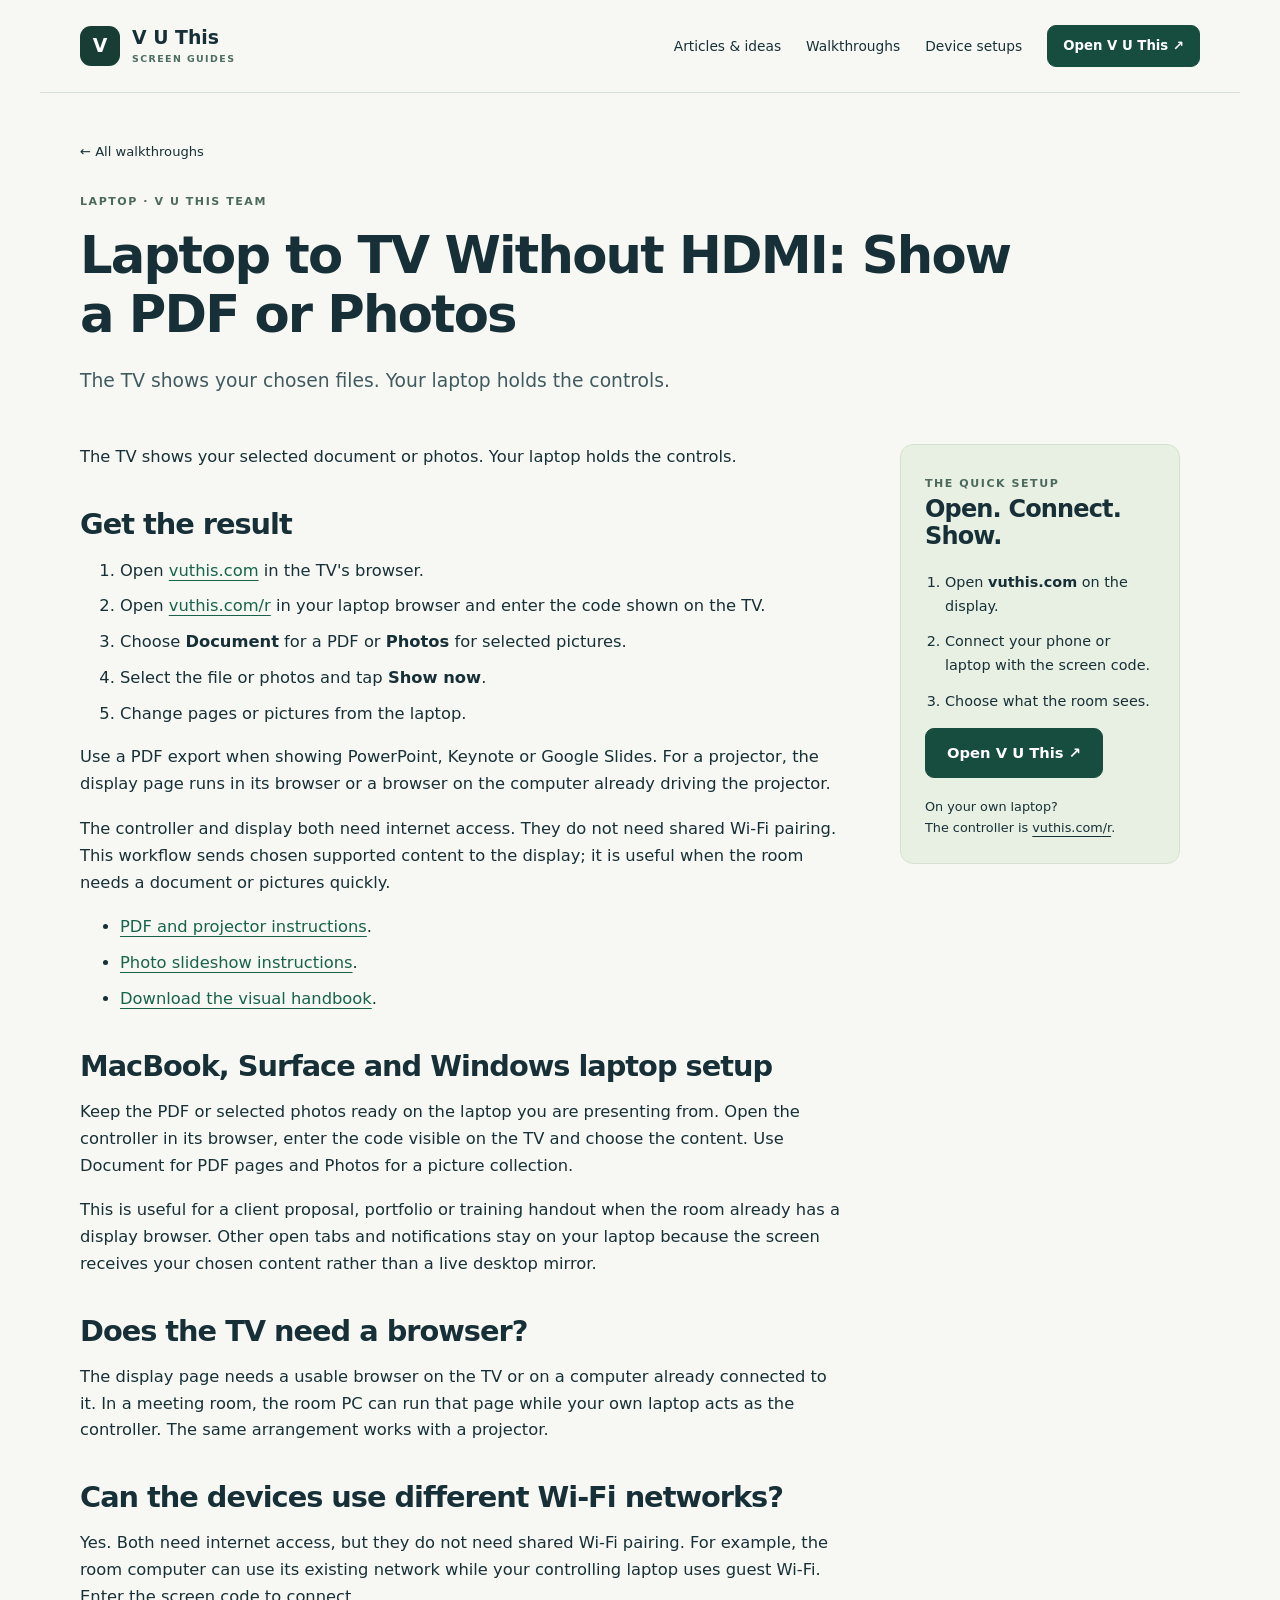
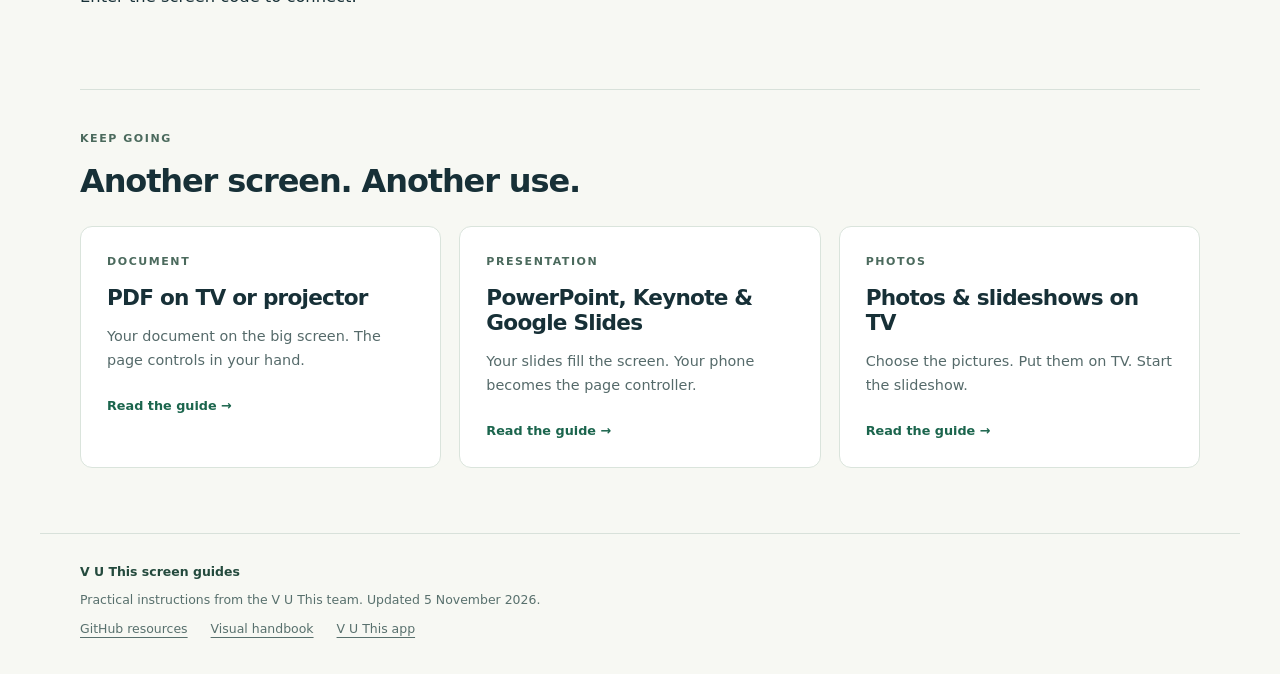
<file: docs/laptop-to-tv-without-hdmi.html>
<!doctype html>
<html lang="en"><head><meta charset="utf-8"><meta name="viewport" content="width=device-width, initial-scale=1">
<title>Laptop to TV Without HDMI: Show a PDF or Photos | V U This</title><meta name="description" content="Show PDFs or photos on TV from your MacBook, Surface or Windows laptop. Connect through the browser and keep the controls on your own device.">
<meta name="robots" content="index,follow"><meta name="theme-color" content="#112d32"><link rel="canonical" href="https://vuthis.github.io/vuthis-screen-guides/laptop-to-tv-without-hdmi.html">
<meta property="og:type" content="article"><meta property="og:title" content="Laptop to TV Without HDMI: Show a PDF or Photos"><meta property="og:description" content="Show PDFs or photos on TV from your MacBook, Surface or Windows laptop. Connect through the browser and keep the controls on your own device."><meta property="og:url" content="https://vuthis.github.io/vuthis-screen-guides/laptop-to-tv-without-hdmi.html"><meta property="og:site_name" content="V U This screen guides"><meta property="og:image" content="https://vuthis.com/assets/pages/display-pdf-on-tv-from-phone.jpg"><meta property="og:image:alt" content="A PDF displayed on a TV with page controls on a separate device">
<meta name="twitter:card" content="summary_large_image"><meta name="twitter:title" content="Laptop to TV Without HDMI: Show a PDF or Photos"><meta name="twitter:description" content="Show PDFs or photos on TV from your MacBook, Surface or Windows laptop. Connect through the browser and keep the controls on your own device."><meta name="twitter:image" content="https://vuthis.com/assets/pages/display-pdf-on-tv-from-phone.jpg"><meta name="twitter:image:alt" content="PDF on TV with controls on a separate device">
<link rel="stylesheet" href="style.css"><link rel="sitemap" type="application/xml" href="sitemap.xml"><script type="application/ld+json">{"@context": "https://schema.org", "@graph": [{"@type": "WebSite", "@id": "https://vuthis.github.io/vuthis-screen-guides/#website", "url": "https://vuthis.github.io/vuthis-screen-guides/", "name": "V U This screen guides", "inLanguage": "en"}, {"@type": "Article", "@id": "https://vuthis.github.io/vuthis-screen-guides/laptop-to-tv-without-hdmi.html#page", "url": "https://vuthis.github.io/vuthis-screen-guides/laptop-to-tv-without-hdmi.html", "headline": "Laptop to TV Without HDMI: Show a PDF or Photos", "name": "Laptop to TV Without HDMI: Show a PDF or Photos", "description": "Show PDFs or photos on TV from your MacBook, Surface or Windows laptop. Connect through the browser and keep the controls on your own device.", "inLanguage": "en", "isPartOf": {"@id": "https://vuthis.github.io/vuthis-screen-guides/#website"}, "publisher": {"@type": "Organization", "name": "V U This", "url": "https://vuthis.com"}, "author": {"@type": "Organization", "name": "V U This team"}, "dateModified": "2026-11-05", "image": "https://vuthis.com/assets/pages/display-pdf-on-tv-from-phone.jpg"}, {"@type": "BreadcrumbList", "itemListElement": [{"@type": "ListItem", "position": 1, "name": "Screen guides", "item": "https://vuthis.github.io/vuthis-screen-guides/"}, {"@type": "ListItem", "position": 2, "name": "Laptop to TV Without HDMI: Show a PDF or Photos", "item": "https://vuthis.github.io/vuthis-screen-guides/laptop-to-tv-without-hdmi.html"}]}]}</script></head>
<body><a class="skip" href="#main">Skip to content</a><header class="top"><a class="brand" href="index.html"><span class="brand-icon" aria-hidden="true">V</span><span>V U This<span class="brand-sub">SCREEN GUIDES</span></span></a><nav aria-label="Main navigation"><a href="https://vuthis.github.io/">Articles &amp; ideas</a><a href="index.html#guides">Walkthroughs</a><a href="tv-projector-device-guide.html">Device setups</a><a class="button small" href="https://vuthis.com/?utm_source=github&amp;utm_medium=guides&amp;utm_campaign=screen_walkthroughs">Open V U This ↗</a></nav></header>
<main id="main"><div class="article-head"><a class="back" href="index.html#guides">← All walkthroughs</a><p class="eyebrow">Laptop · V U This team</p><h1>Laptop to TV Without HDMI: Show a PDF or Photos</h1><p class="lead">The TV shows your chosen files. Your laptop holds the controls.</p></div><div class="article-layout"><article class="prose"><p>The TV shows your selected document or photos. Your laptop holds the controls.</p>
<h2 id="get-the-result">Get the result</h2>
<ol><li>Open <a href="https://vuthis.com">vuthis.com</a> in the TV&#x27;s browser.</li><li>Open <a href="https://vuthis.com/r">vuthis.com/r</a> in your laptop browser and enter the code shown on the TV.</li><li>Choose <strong>Document</strong> for a PDF or <strong>Photos</strong> for selected pictures.</li><li>Select the file or photos and tap <strong>Show now</strong>.</li><li>Change pages or pictures from the laptop.</li></ol>
<p>Use a PDF export when showing PowerPoint, Keynote or Google Slides. For a projector, the display page runs in its browser or a browser on the computer already driving the projector.</p>
<p>The controller and display both need internet access. They do not need shared Wi-Fi pairing. This workflow sends chosen supported content to the display; it is useful when the room needs a document or pictures quickly.</p>
<ul><li><a href="https://vuthis.com/display-pdf-on-tv">PDF and projector instructions</a>.</li><li><a href="https://vuthis.com/show-photos-on-tv">Photo slideshow instructions</a>.</li><li><a href="https://archive.org/details/pdfs-slides-photos-on-tv-without-hdmi-handbook">Download the visual handbook</a>.</li></ul>
<h2 id="macbook-surface-and-windows-laptop-setup">MacBook, Surface and Windows laptop setup</h2>
<p>Keep the PDF or selected photos ready on the laptop you are presenting from. Open the controller in its browser, enter the code visible on the TV and choose the content. Use Document for PDF pages and Photos for a picture collection.</p>
<p>This is useful for a client proposal, portfolio or training handout when the room already has a display browser. Other open tabs and notifications stay on your laptop because the screen receives your chosen content rather than a live desktop mirror.</p>
<h2 id="does-the-tv-need-a-browser">Does the TV need a browser?</h2>
<p>The display page needs a usable browser on the TV or on a computer already connected to it. In a meeting room, the room PC can run that page while your own laptop acts as the controller. The same arrangement works with a projector.</p>
<h2 id="can-the-devices-use-different-wi-fi-networks">Can the devices use different Wi-Fi networks?</h2>
<p>Yes. Both need internet access, but they do not need shared Wi-Fi pairing. For example, the room computer can use its existing network while your controlling laptop uses guest Wi-Fi. Enter the screen code to connect.</p></article><aside class="aside"><span class="eyebrow">The quick setup</span><h2>Open. Connect. Show.</h2><ol><li>Open <strong>vuthis.com</strong> on the display.</li><li>Connect your phone or laptop with the screen code.</li><li>Choose what the room sees.</li></ol><a class="button" href="https://vuthis.com/?utm_source=github&amp;utm_medium=guides&amp;utm_campaign=laptop-to-tv-without-hdmi">Open V U This ↗</a><p>On your own laptop?<br>The controller is <a href="https://vuthis.com/r">vuthis.com/r</a>.</p></aside></div><section class="related"><p class="eyebrow">Keep going</p><h2>Another screen. Another use.</h2><div class="cards"><a class="card" href="pdf-on-tv-or-projector.html"><span class="eyebrow">Document</span><h3>PDF on TV or projector</h3><p>Your document on the big screen. The page controls in your hand.</p><span class="arrow" aria-hidden="true">Read the guide →</span></a><a class="card" href="powerpoint-on-tv.html"><span class="eyebrow">Presentation</span><h3>PowerPoint, Keynote &amp; Google Slides</h3><p>Your slides fill the screen. Your phone becomes the page controller.</p><span class="arrow" aria-hidden="true">Read the guide →</span></a><a class="card" href="photos-on-tv.html"><span class="eyebrow">Photos</span><h3>Photos &amp; slideshows on TV</h3><p>Choose the pictures. Put them on TV. Start the slideshow.</p><span class="arrow" aria-hidden="true">Read the guide →</span></a></div></section></main><footer><a class="brand-text" href="index.html">V U This screen guides</a><p>Practical instructions from the V U This team. Updated 5 November 2026.</p><div><a href="https://github.com/vuthis/vuthis-screen-guides">GitHub resources</a><a href="https://archive.org/details/pdfs-slides-photos-on-tv-without-hdmi-handbook">Visual handbook</a><a href="https://vuthis.com">V U This app</a></div></footer></body></html>
</file>
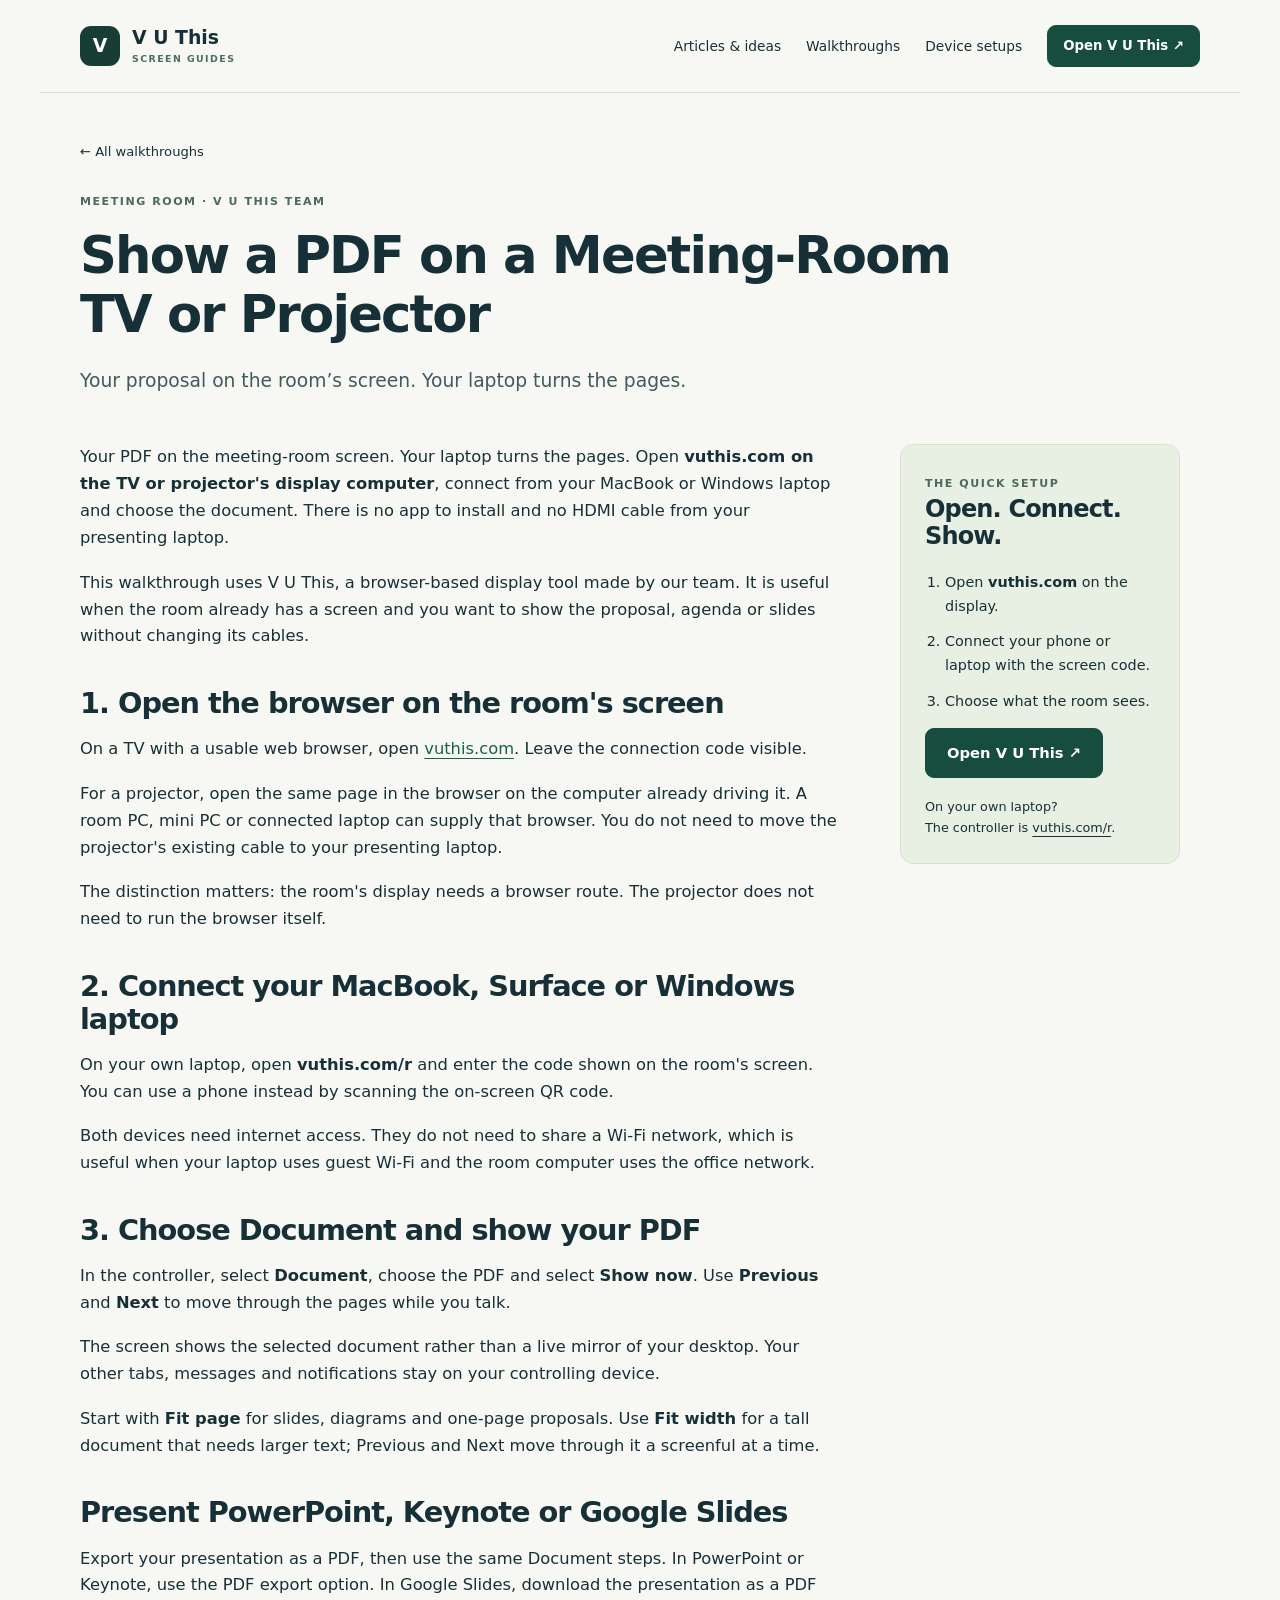
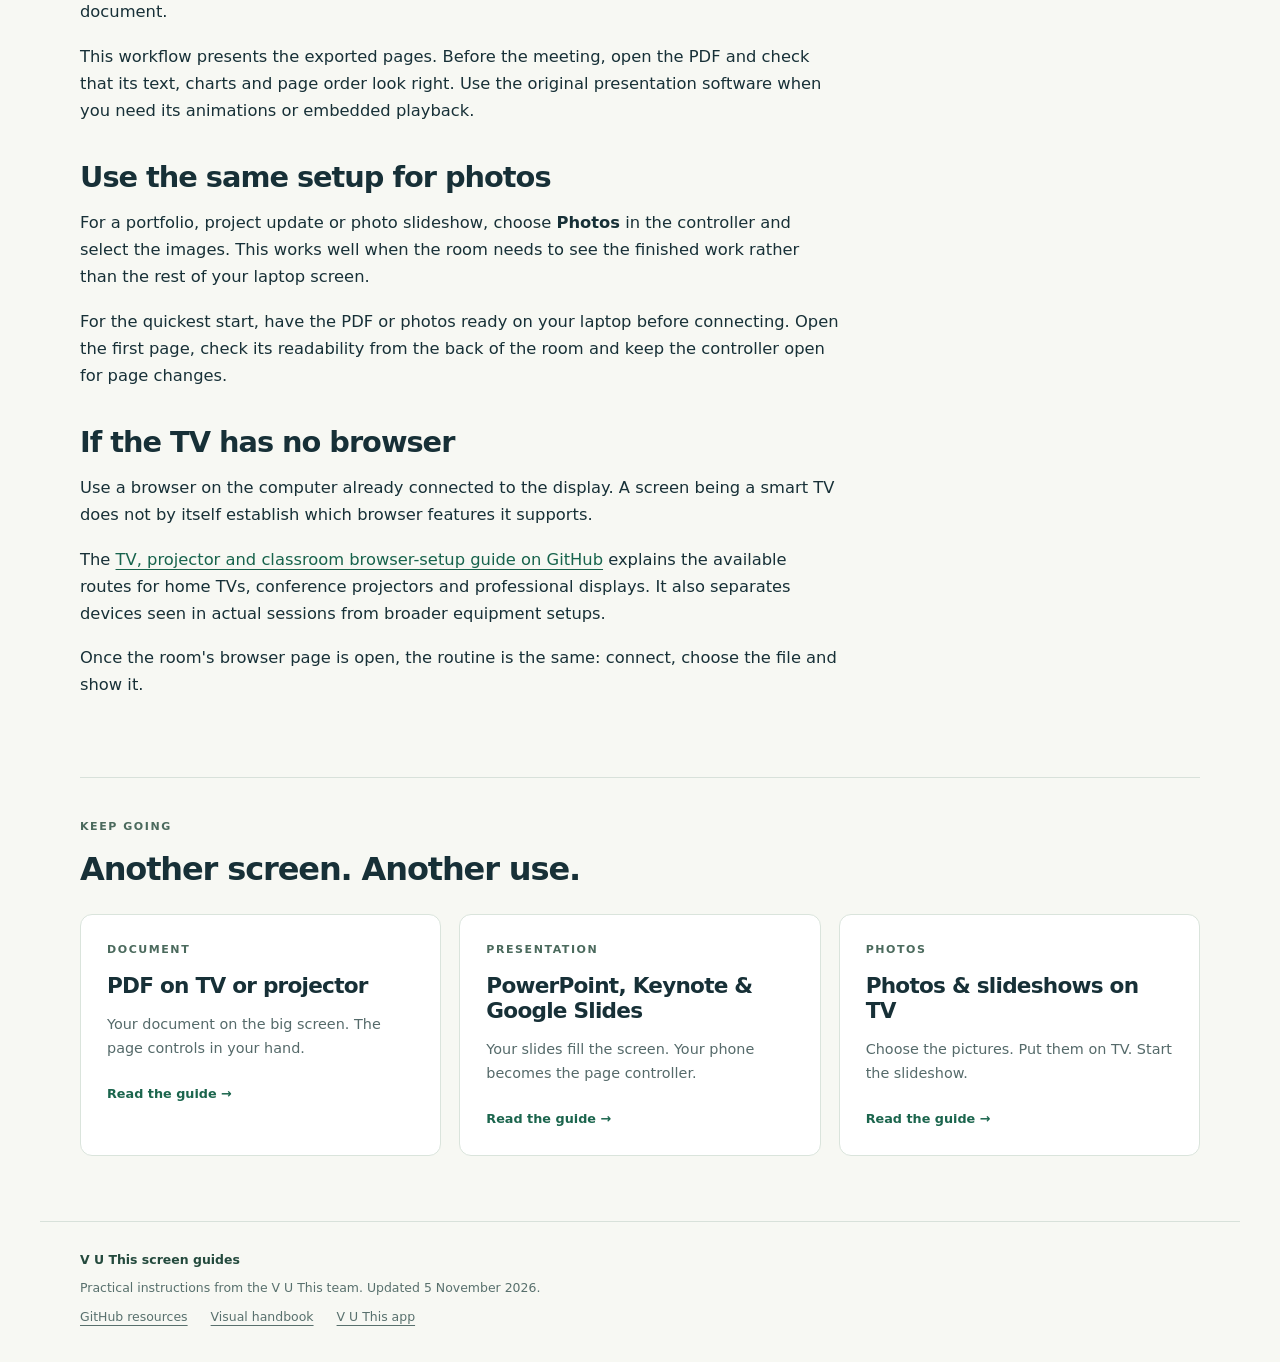
<file: docs/meeting-room-pdf-presentation.html>
<!doctype html>
<html lang="en"><head><meta charset="utf-8"><meta name="viewport" content="width=device-width, initial-scale=1">
<title>Show a PDF on a Meeting-Room TV or Projector | V U This</title><meta name="description" content="Present a PDF from your MacBook or Windows laptop on a meeting-room TV or projector. Connect in a browser without changing the room’s HDMI cables.">
<meta name="robots" content="index,follow"><meta name="theme-color" content="#112d32"><link rel="canonical" href="https://vuthis.github.io/vuthis-screen-guides/meeting-room-pdf-presentation.html">
<meta property="og:type" content="article"><meta property="og:title" content="Show a PDF on a Meeting-Room TV or Projector"><meta property="og:description" content="Present a PDF from your MacBook or Windows laptop on a meeting-room TV or projector. Connect in a browser without changing the room’s HDMI cables."><meta property="og:url" content="https://vuthis.github.io/vuthis-screen-guides/meeting-room-pdf-presentation.html"><meta property="og:site_name" content="V U This screen guides"><meta property="og:image" content="https://vuthis.com/assets/pages/display-pdf-on-tv-from-phone.jpg"><meta property="og:image:alt" content="A PDF displayed on a TV with page controls on a separate device">
<meta name="twitter:card" content="summary_large_image"><meta name="twitter:title" content="Show a PDF on a Meeting-Room TV or Projector"><meta name="twitter:description" content="Present a PDF from your MacBook or Windows laptop on a meeting-room TV or projector. Connect in a browser without changing the room’s HDMI cables."><meta name="twitter:image" content="https://vuthis.com/assets/pages/display-pdf-on-tv-from-phone.jpg"><meta name="twitter:image:alt" content="PDF on TV with controls on a separate device">
<link rel="stylesheet" href="style.css"><link rel="sitemap" type="application/xml" href="sitemap.xml"><script type="application/ld+json">{"@context": "https://schema.org", "@graph": [{"@type": "WebSite", "@id": "https://vuthis.github.io/vuthis-screen-guides/#website", "url": "https://vuthis.github.io/vuthis-screen-guides/", "name": "V U This screen guides", "inLanguage": "en"}, {"@type": "Article", "@id": "https://vuthis.github.io/vuthis-screen-guides/meeting-room-pdf-presentation.html#page", "url": "https://vuthis.github.io/vuthis-screen-guides/meeting-room-pdf-presentation.html", "headline": "Show a PDF on a Meeting-Room TV or Projector", "name": "Show a PDF on a Meeting-Room TV or Projector", "description": "Present a PDF from your MacBook or Windows laptop on a meeting-room TV or projector. Connect in a browser without changing the room’s HDMI cables.", "inLanguage": "en", "isPartOf": {"@id": "https://vuthis.github.io/vuthis-screen-guides/#website"}, "publisher": {"@type": "Organization", "name": "V U This", "url": "https://vuthis.com"}, "author": {"@type": "Organization", "name": "V U This team"}, "dateModified": "2026-11-05", "image": "https://vuthis.com/assets/pages/display-pdf-on-tv-from-phone.jpg"}, {"@type": "BreadcrumbList", "itemListElement": [{"@type": "ListItem", "position": 1, "name": "Screen guides", "item": "https://vuthis.github.io/vuthis-screen-guides/"}, {"@type": "ListItem", "position": 2, "name": "Show a PDF on a Meeting-Room TV or Projector", "item": "https://vuthis.github.io/vuthis-screen-guides/meeting-room-pdf-presentation.html"}]}]}</script></head>
<body><a class="skip" href="#main">Skip to content</a><header class="top"><a class="brand" href="index.html"><span class="brand-icon" aria-hidden="true">V</span><span>V U This<span class="brand-sub">SCREEN GUIDES</span></span></a><nav aria-label="Main navigation"><a href="https://vuthis.github.io/">Articles &amp; ideas</a><a href="index.html#guides">Walkthroughs</a><a href="tv-projector-device-guide.html">Device setups</a><a class="button small" href="https://vuthis.com/?utm_source=github&amp;utm_medium=guides&amp;utm_campaign=screen_walkthroughs">Open V U This ↗</a></nav></header>
<main id="main"><div class="article-head"><a class="back" href="index.html#guides">← All walkthroughs</a><p class="eyebrow">Meeting room · V U This team</p><h1>Show a PDF on a Meeting-Room TV or Projector</h1><p class="lead">Your proposal on the room’s screen. Your laptop turns the pages.</p></div><div class="article-layout"><article class="prose"><p>Your PDF on the meeting-room screen. Your laptop turns the pages. Open <strong>vuthis.com on the TV or projector&#x27;s display computer</strong>, connect from your MacBook or Windows laptop and choose the document. There is no app to install and no HDMI cable from your presenting laptop.</p>
<p>This walkthrough uses V U This, a browser-based display tool made by our team. It is useful when the room already has a screen and you want to show the proposal, agenda or slides without changing its cables.</p>
<h2 id="1-open-the-browser-on-the-room-s-screen">1. Open the browser on the room&#x27;s screen</h2>
<p>On a TV with a usable web browser, open <a href="https://vuthis.com">vuthis.com</a>. Leave the connection code visible.</p>
<p>For a projector, open the same page in the browser on the computer already driving it. A room PC, mini PC or connected laptop can supply that browser. You do not need to move the projector&#x27;s existing cable to your presenting laptop.</p>
<p>The distinction matters: the room&#x27;s display needs a browser route. The projector does not need to run the browser itself.</p>
<h2 id="2-connect-your-macbook-surface-or-windows-laptop">2. Connect your MacBook, Surface or Windows laptop</h2>
<p>On your own laptop, open <strong>vuthis.com/r</strong> and enter the code shown on the room&#x27;s screen. You can use a phone instead by scanning the on-screen QR code.</p>
<p>Both devices need internet access. They do not need to share a Wi-Fi network, which is useful when your laptop uses guest Wi-Fi and the room computer uses the office network.</p>
<h2 id="3-choose-document-and-show-your-pdf">3. Choose Document and show your PDF</h2>
<p>In the controller, select <strong>Document</strong>, choose the PDF and select <strong>Show now</strong>. Use <strong>Previous</strong> and <strong>Next</strong> to move through the pages while you talk.</p>
<p>The screen shows the selected document rather than a live mirror of your desktop. Your other tabs, messages and notifications stay on your controlling device.</p>
<p>Start with <strong>Fit page</strong> for slides, diagrams and one-page proposals. Use <strong>Fit width</strong> for a tall document that needs larger text; Previous and Next move through it a screenful at a time.</p>
<h2 id="present-powerpoint-keynote-or-google-slides">Present PowerPoint, Keynote or Google Slides</h2>
<p>Export your presentation as a PDF, then use the same Document steps. In PowerPoint or Keynote, use the PDF export option. In Google Slides, download the presentation as a PDF document.</p>
<p>This workflow presents the exported pages. Before the meeting, open the PDF and check that its text, charts and page order look right. Use the original presentation software when you need its animations or embedded playback.</p>
<h2 id="use-the-same-setup-for-photos">Use the same setup for photos</h2>
<p>For a portfolio, project update or photo slideshow, choose <strong>Photos</strong> in the controller and select the images. This works well when the room needs to see the finished work rather than the rest of your laptop screen.</p>
<p>For the quickest start, have the PDF or photos ready on your laptop before connecting. Open the first page, check its readability from the back of the room and keep the controller open for page changes.</p>
<h2 id="if-the-tv-has-no-browser">If the TV has no browser</h2>
<p>Use a browser on the computer already connected to the display. A screen being a smart TV does not by itself establish which browser features it supports.</p>
<p>The <a href="https://github.com/vuthis/vuthis-screen-guides/blob/main/premium-tv-projector-device-guide.md">TV, projector and classroom browser-setup guide on GitHub</a> explains the available routes for home TVs, conference projectors and professional displays. It also separates devices seen in actual sessions from broader equipment setups.</p>
<p>Once the room&#x27;s browser page is open, the routine is the same: connect, choose the file and show it.</p></article><aside class="aside"><span class="eyebrow">The quick setup</span><h2>Open. Connect. Show.</h2><ol><li>Open <strong>vuthis.com</strong> on the display.</li><li>Connect your phone or laptop with the screen code.</li><li>Choose what the room sees.</li></ol><a class="button" href="https://vuthis.com/?utm_source=github&amp;utm_medium=guides&amp;utm_campaign=meeting-room-pdf-presentation">Open V U This ↗</a><p>On your own laptop?<br>The controller is <a href="https://vuthis.com/r">vuthis.com/r</a>.</p></aside></div><section class="related"><p class="eyebrow">Keep going</p><h2>Another screen. Another use.</h2><div class="cards"><a class="card" href="pdf-on-tv-or-projector.html"><span class="eyebrow">Document</span><h3>PDF on TV or projector</h3><p>Your document on the big screen. The page controls in your hand.</p><span class="arrow" aria-hidden="true">Read the guide →</span></a><a class="card" href="powerpoint-on-tv.html"><span class="eyebrow">Presentation</span><h3>PowerPoint, Keynote &amp; Google Slides</h3><p>Your slides fill the screen. Your phone becomes the page controller.</p><span class="arrow" aria-hidden="true">Read the guide →</span></a><a class="card" href="photos-on-tv.html"><span class="eyebrow">Photos</span><h3>Photos &amp; slideshows on TV</h3><p>Choose the pictures. Put them on TV. Start the slideshow.</p><span class="arrow" aria-hidden="true">Read the guide →</span></a></div></section></main><footer><a class="brand-text" href="index.html">V U This screen guides</a><p>Practical instructions from the V U This team. Updated 5 November 2026.</p><div><a href="https://github.com/vuthis/vuthis-screen-guides">GitHub resources</a><a href="https://archive.org/details/pdfs-slides-photos-on-tv-without-hdmi-handbook">Visual handbook</a><a href="https://vuthis.com">V U This app</a></div></footer></body></html>
</file>
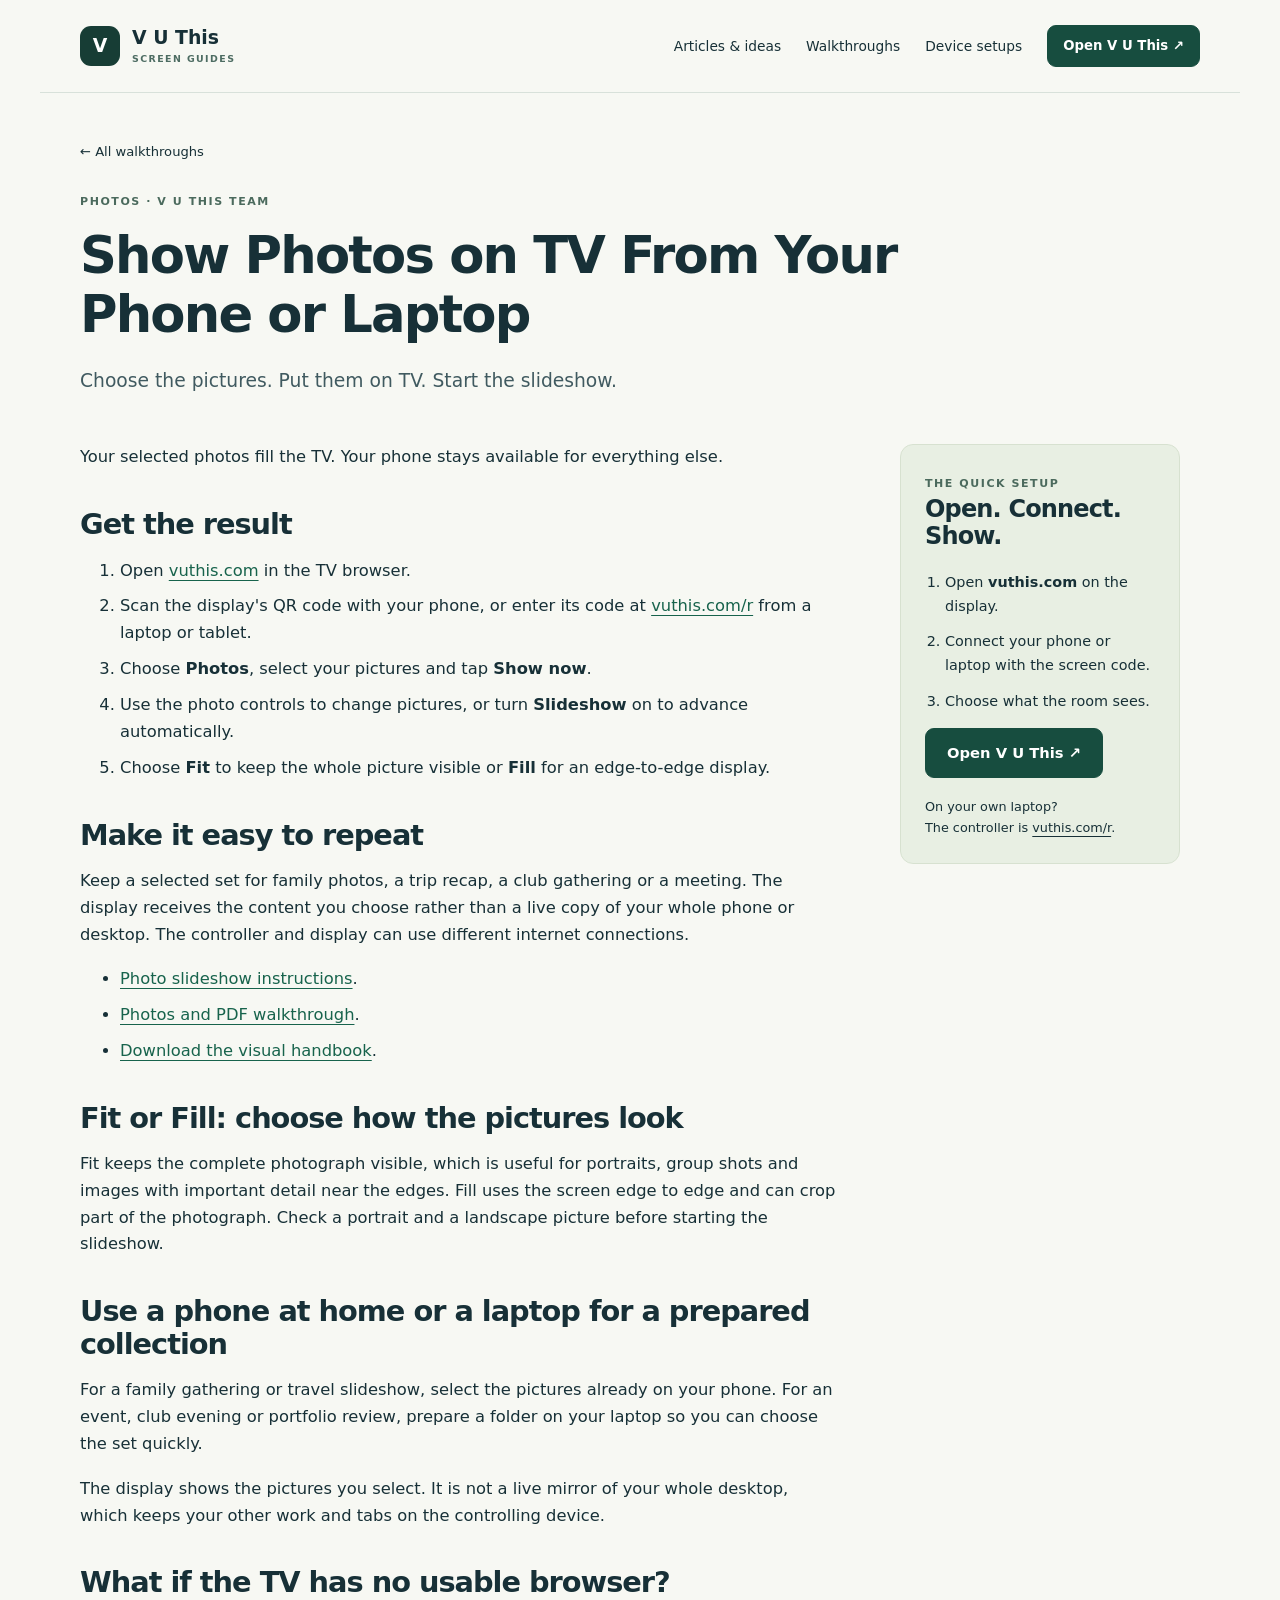
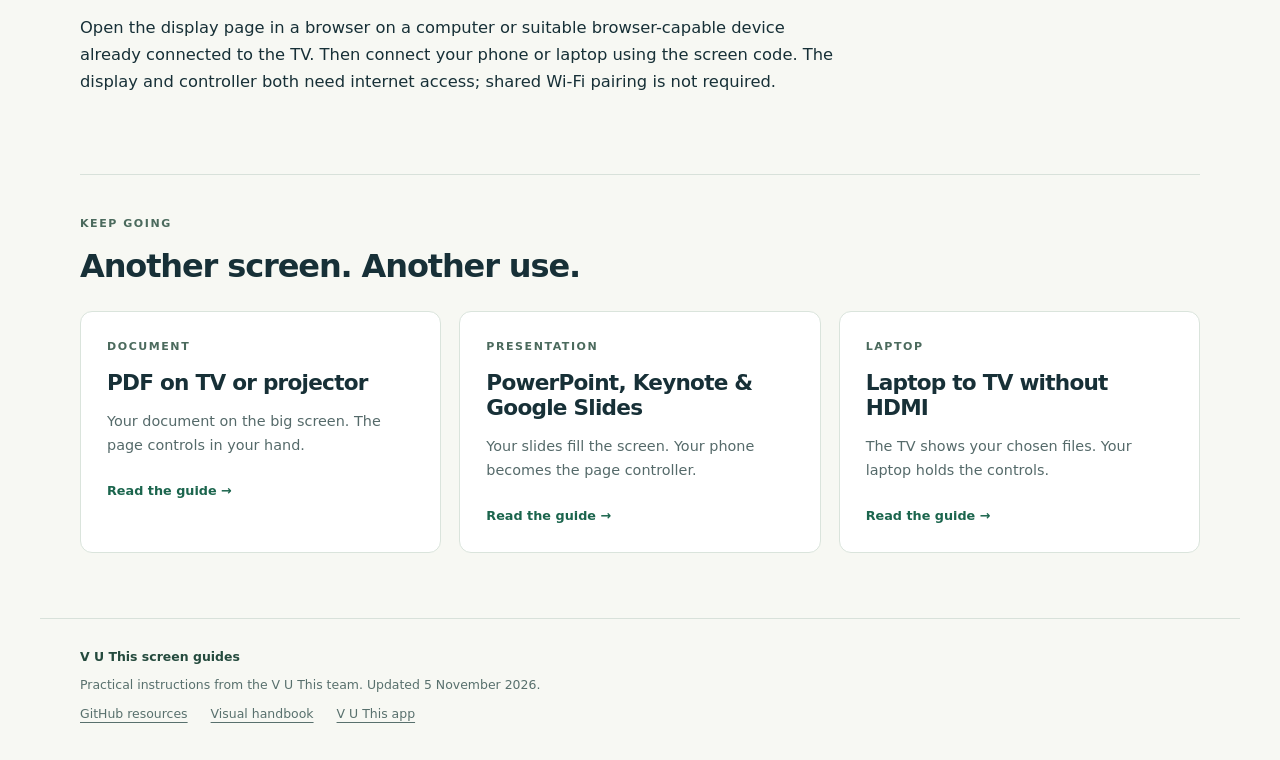
<file: docs/photos-on-tv.html>
<!doctype html>
<html lang="en"><head><meta charset="utf-8"><meta name="viewport" content="width=device-width, initial-scale=1">
<title>Show Photos on TV From Your Phone or Laptop | V U This</title><meta name="description" content="Show selected photos on a TV and start a slideshow from your phone or laptop. Connect in a browser, choose Fit or Fill and keep other tabs on your device.">
<meta name="robots" content="index,follow"><meta name="theme-color" content="#112d32"><link rel="canonical" href="https://vuthis.github.io/vuthis-screen-guides/photos-on-tv.html">
<meta property="og:type" content="article"><meta property="og:title" content="Show Photos on TV From Your Phone or Laptop"><meta property="og:description" content="Show selected photos on a TV and start a slideshow from your phone or laptop. Connect in a browser, choose Fit or Fill and keep other tabs on your device."><meta property="og:url" content="https://vuthis.github.io/vuthis-screen-guides/photos-on-tv.html"><meta property="og:site_name" content="V U This screen guides"><meta property="og:image" content="https://vuthis.com/assets/pages/display-pdf-on-tv-from-phone.jpg"><meta property="og:image:alt" content="A PDF displayed on a TV with page controls on a separate device">
<meta name="twitter:card" content="summary_large_image"><meta name="twitter:title" content="Show Photos on TV From Your Phone or Laptop"><meta name="twitter:description" content="Show selected photos on a TV and start a slideshow from your phone or laptop. Connect in a browser, choose Fit or Fill and keep other tabs on your device."><meta name="twitter:image" content="https://vuthis.com/assets/pages/display-pdf-on-tv-from-phone.jpg"><meta name="twitter:image:alt" content="PDF on TV with controls on a separate device">
<link rel="stylesheet" href="style.css"><link rel="sitemap" type="application/xml" href="sitemap.xml"><script type="application/ld+json">{"@context": "https://schema.org", "@graph": [{"@type": "WebSite", "@id": "https://vuthis.github.io/vuthis-screen-guides/#website", "url": "https://vuthis.github.io/vuthis-screen-guides/", "name": "V U This screen guides", "inLanguage": "en"}, {"@type": "Article", "@id": "https://vuthis.github.io/vuthis-screen-guides/photos-on-tv.html#page", "url": "https://vuthis.github.io/vuthis-screen-guides/photos-on-tv.html", "headline": "Show Photos on TV From Your Phone or Laptop", "name": "Show Photos on TV From Your Phone or Laptop", "description": "Show selected photos on a TV and start a slideshow from your phone or laptop. Connect in a browser, choose Fit or Fill and keep other tabs on your device.", "inLanguage": "en", "isPartOf": {"@id": "https://vuthis.github.io/vuthis-screen-guides/#website"}, "publisher": {"@type": "Organization", "name": "V U This", "url": "https://vuthis.com"}, "author": {"@type": "Organization", "name": "V U This team"}, "dateModified": "2026-11-05", "image": "https://vuthis.com/assets/pages/display-pdf-on-tv-from-phone.jpg"}, {"@type": "BreadcrumbList", "itemListElement": [{"@type": "ListItem", "position": 1, "name": "Screen guides", "item": "https://vuthis.github.io/vuthis-screen-guides/"}, {"@type": "ListItem", "position": 2, "name": "Show Photos on TV From Your Phone or Laptop", "item": "https://vuthis.github.io/vuthis-screen-guides/photos-on-tv.html"}]}]}</script></head>
<body><a class="skip" href="#main">Skip to content</a><header class="top"><a class="brand" href="index.html"><span class="brand-icon" aria-hidden="true">V</span><span>V U This<span class="brand-sub">SCREEN GUIDES</span></span></a><nav aria-label="Main navigation"><a href="https://vuthis.github.io/">Articles &amp; ideas</a><a href="index.html#guides">Walkthroughs</a><a href="tv-projector-device-guide.html">Device setups</a><a class="button small" href="https://vuthis.com/?utm_source=github&amp;utm_medium=guides&amp;utm_campaign=screen_walkthroughs">Open V U This ↗</a></nav></header>
<main id="main"><div class="article-head"><a class="back" href="index.html#guides">← All walkthroughs</a><p class="eyebrow">Photos · V U This team</p><h1>Show Photos on TV From Your Phone or Laptop</h1><p class="lead">Choose the pictures. Put them on TV. Start the slideshow.</p></div><div class="article-layout"><article class="prose"><p>Your selected photos fill the TV. Your phone stays available for everything else.</p>
<h2 id="get-the-result">Get the result</h2>
<ol><li>Open <a href="https://vuthis.com">vuthis.com</a> in the TV browser.</li><li>Scan the display&#x27;s QR code with your phone, or enter its code at <a href="https://vuthis.com/r">vuthis.com/r</a> from a laptop or tablet.</li><li>Choose <strong>Photos</strong>, select your pictures and tap <strong>Show now</strong>.</li><li>Use the photo controls to change pictures, or turn <strong>Slideshow</strong> on to advance automatically.</li><li>Choose <strong>Fit</strong> to keep the whole picture visible or <strong>Fill</strong> for an edge-to-edge display.</li></ol>
<h2 id="make-it-easy-to-repeat">Make it easy to repeat</h2>
<p>Keep a selected set for family photos, a trip recap, a club gathering or a meeting. The display receives the content you choose rather than a live copy of your whole phone or desktop. The controller and display can use different internet connections.</p>
<ul><li><a href="https://vuthis.com/show-photos-on-tv">Photo slideshow instructions</a>.</li><li><a href="https://vuthis.blogspot.com/2026/10/blog-post_142.html">Photos and PDF walkthrough</a>.</li><li><a href="https://archive.org/details/pdfs-slides-photos-on-tv-without-hdmi-handbook">Download the visual handbook</a>.</li></ul>
<h2 id="fit-or-fill-choose-how-the-pictures-look">Fit or Fill: choose how the pictures look</h2>
<p>Fit keeps the complete photograph visible, which is useful for portraits, group shots and images with important detail near the edges. Fill uses the screen edge to edge and can crop part of the photograph. Check a portrait and a landscape picture before starting the slideshow.</p>
<h2 id="use-a-phone-at-home-or-a-laptop-for-a-prepared-collection">Use a phone at home or a laptop for a prepared collection</h2>
<p>For a family gathering or travel slideshow, select the pictures already on your phone. For an event, club evening or portfolio review, prepare a folder on your laptop so you can choose the set quickly.</p>
<p>The display shows the pictures you select. It is not a live mirror of your whole desktop, which keeps your other work and tabs on the controlling device.</p>
<h2 id="what-if-the-tv-has-no-usable-browser">What if the TV has no usable browser?</h2>
<p>Open the display page in a browser on a computer or suitable browser-capable device already connected to the TV. Then connect your phone or laptop using the screen code. The display and controller both need internet access; shared Wi-Fi pairing is not required.</p></article><aside class="aside"><span class="eyebrow">The quick setup</span><h2>Open. Connect. Show.</h2><ol><li>Open <strong>vuthis.com</strong> on the display.</li><li>Connect your phone or laptop with the screen code.</li><li>Choose what the room sees.</li></ol><a class="button" href="https://vuthis.com/?utm_source=github&amp;utm_medium=guides&amp;utm_campaign=photos-on-tv">Open V U This ↗</a><p>On your own laptop?<br>The controller is <a href="https://vuthis.com/r">vuthis.com/r</a>.</p></aside></div><section class="related"><p class="eyebrow">Keep going</p><h2>Another screen. Another use.</h2><div class="cards"><a class="card" href="pdf-on-tv-or-projector.html"><span class="eyebrow">Document</span><h3>PDF on TV or projector</h3><p>Your document on the big screen. The page controls in your hand.</p><span class="arrow" aria-hidden="true">Read the guide →</span></a><a class="card" href="powerpoint-on-tv.html"><span class="eyebrow">Presentation</span><h3>PowerPoint, Keynote &amp; Google Slides</h3><p>Your slides fill the screen. Your phone becomes the page controller.</p><span class="arrow" aria-hidden="true">Read the guide →</span></a><a class="card" href="laptop-to-tv-without-hdmi.html"><span class="eyebrow">Laptop</span><h3>Laptop to TV without HDMI</h3><p>The TV shows your chosen files. Your laptop holds the controls.</p><span class="arrow" aria-hidden="true">Read the guide →</span></a></div></section></main><footer><a class="brand-text" href="index.html">V U This screen guides</a><p>Practical instructions from the V U This team. Updated 5 November 2026.</p><div><a href="https://github.com/vuthis/vuthis-screen-guides">GitHub resources</a><a href="https://archive.org/details/pdfs-slides-photos-on-tv-without-hdmi-handbook">Visual handbook</a><a href="https://vuthis.com">V U This app</a></div></footer></body></html>
</file>
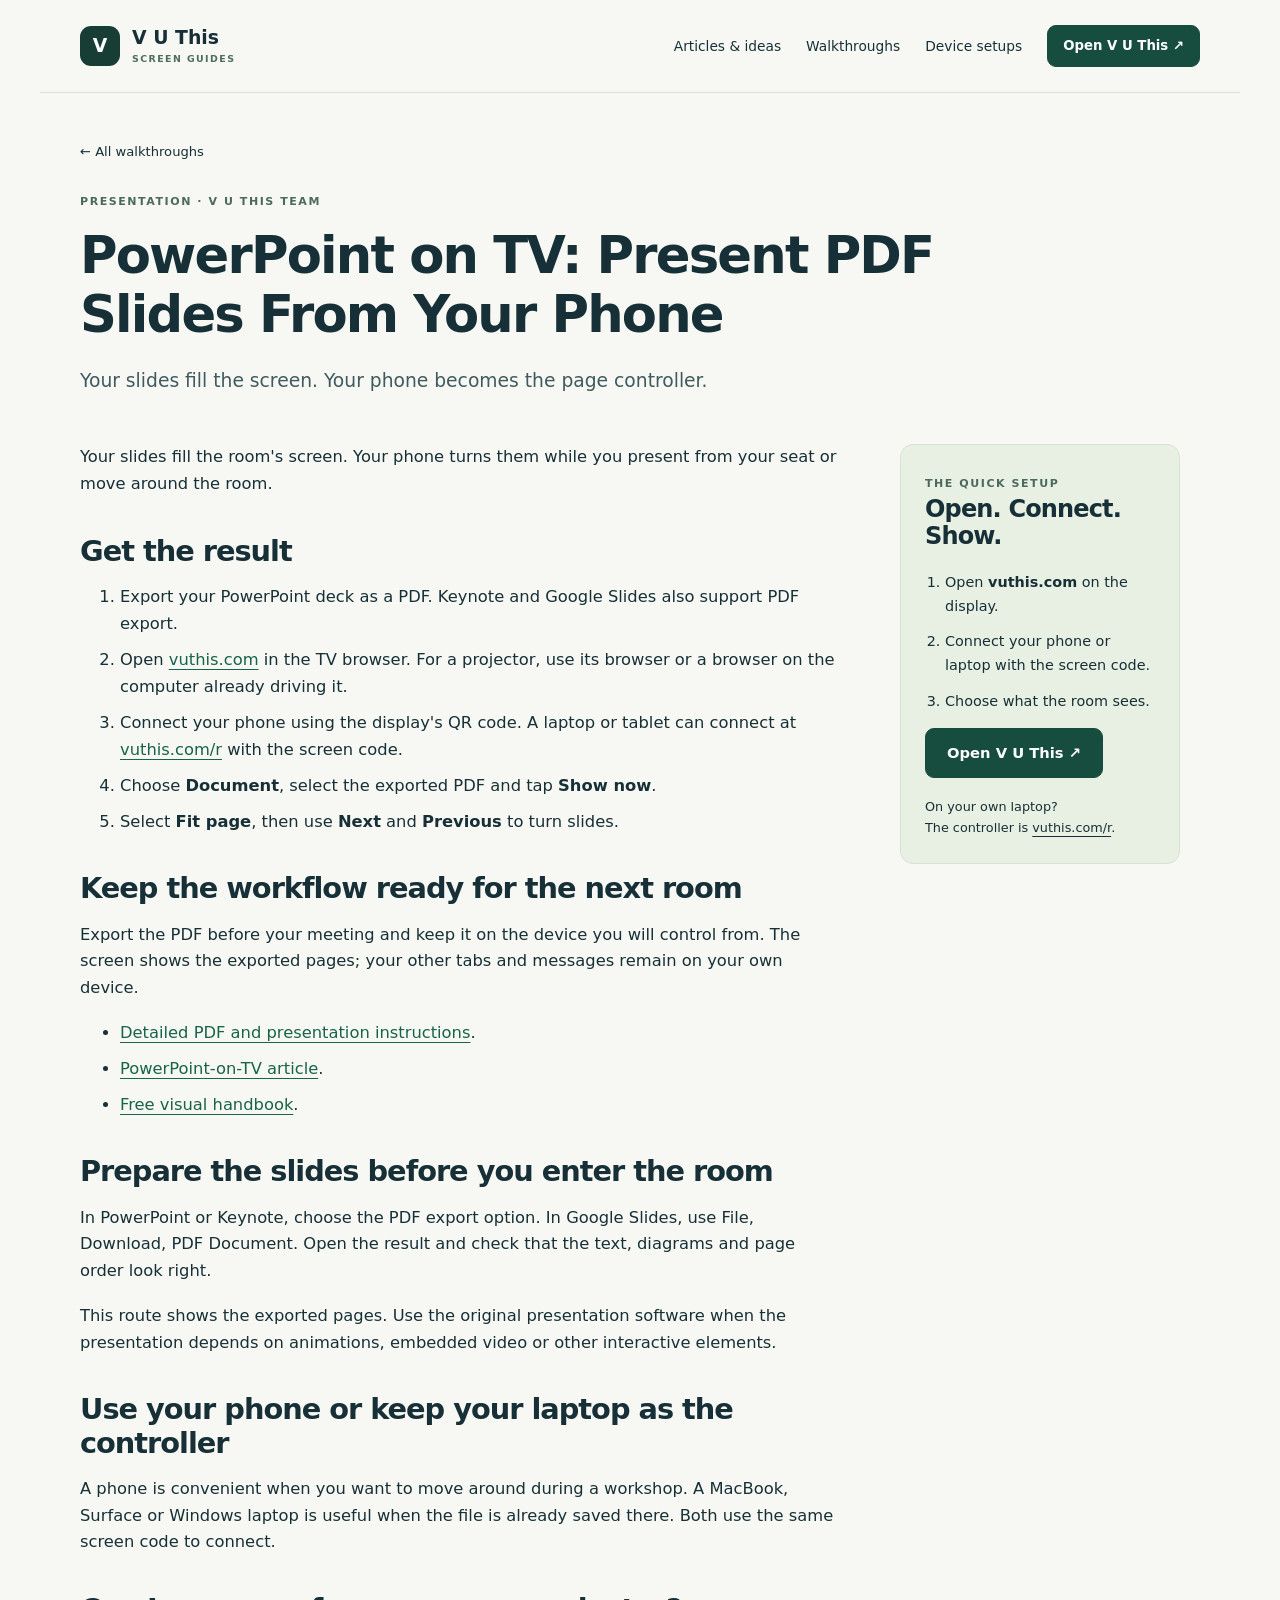
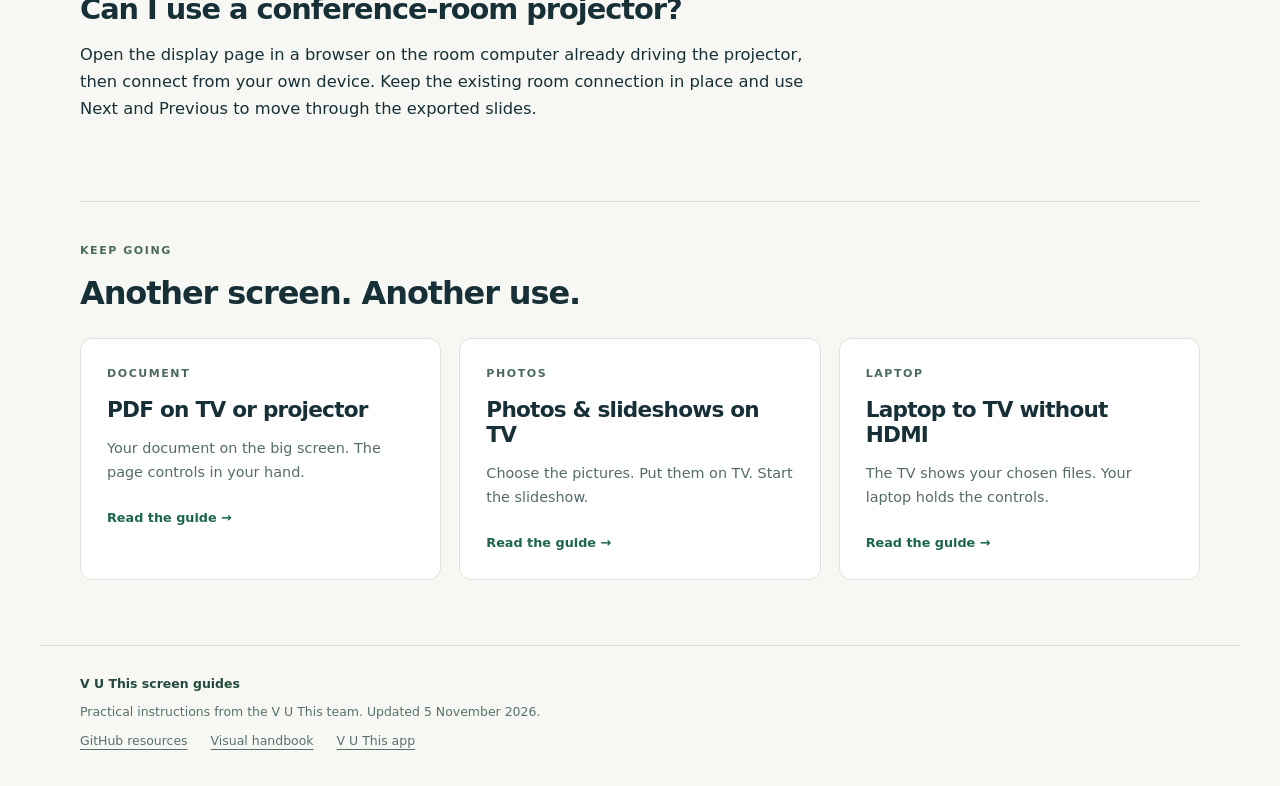
<file: docs/powerpoint-on-tv.html>
<!doctype html>
<html lang="en"><head><meta charset="utf-8"><meta name="viewport" content="width=device-width, initial-scale=1">
<title>PowerPoint on TV: Present PDF Slides From Your Phone | V U This</title><meta name="description" content="Export PowerPoint, Keynote or Google Slides to PDF, then present on a TV or projector. Use your phone or laptop to turn the pages in a browser.">
<meta name="robots" content="index,follow"><meta name="theme-color" content="#112d32"><link rel="canonical" href="https://vuthis.github.io/vuthis-screen-guides/powerpoint-on-tv.html">
<meta property="og:type" content="article"><meta property="og:title" content="PowerPoint on TV: Present PDF Slides From Your Phone"><meta property="og:description" content="Export PowerPoint, Keynote or Google Slides to PDF, then present on a TV or projector. Use your phone or laptop to turn the pages in a browser."><meta property="og:url" content="https://vuthis.github.io/vuthis-screen-guides/powerpoint-on-tv.html"><meta property="og:site_name" content="V U This screen guides"><meta property="og:image" content="https://vuthis.com/assets/pages/display-pdf-on-tv-from-phone.jpg"><meta property="og:image:alt" content="A PDF displayed on a TV with page controls on a separate device">
<meta name="twitter:card" content="summary_large_image"><meta name="twitter:title" content="PowerPoint on TV: Present PDF Slides From Your Phone"><meta name="twitter:description" content="Export PowerPoint, Keynote or Google Slides to PDF, then present on a TV or projector. Use your phone or laptop to turn the pages in a browser."><meta name="twitter:image" content="https://vuthis.com/assets/pages/display-pdf-on-tv-from-phone.jpg"><meta name="twitter:image:alt" content="PDF on TV with controls on a separate device">
<link rel="stylesheet" href="style.css"><link rel="sitemap" type="application/xml" href="sitemap.xml"><script type="application/ld+json">{"@context": "https://schema.org", "@graph": [{"@type": "WebSite", "@id": "https://vuthis.github.io/vuthis-screen-guides/#website", "url": "https://vuthis.github.io/vuthis-screen-guides/", "name": "V U This screen guides", "inLanguage": "en"}, {"@type": "Article", "@id": "https://vuthis.github.io/vuthis-screen-guides/powerpoint-on-tv.html#page", "url": "https://vuthis.github.io/vuthis-screen-guides/powerpoint-on-tv.html", "headline": "PowerPoint on TV: Present PDF Slides From Your Phone", "name": "PowerPoint on TV: Present PDF Slides From Your Phone", "description": "Export PowerPoint, Keynote or Google Slides to PDF, then present on a TV or projector. Use your phone or laptop to turn the pages in a browser.", "inLanguage": "en", "isPartOf": {"@id": "https://vuthis.github.io/vuthis-screen-guides/#website"}, "publisher": {"@type": "Organization", "name": "V U This", "url": "https://vuthis.com"}, "author": {"@type": "Organization", "name": "V U This team"}, "dateModified": "2026-11-05", "image": "https://vuthis.com/assets/pages/display-pdf-on-tv-from-phone.jpg"}, {"@type": "BreadcrumbList", "itemListElement": [{"@type": "ListItem", "position": 1, "name": "Screen guides", "item": "https://vuthis.github.io/vuthis-screen-guides/"}, {"@type": "ListItem", "position": 2, "name": "PowerPoint on TV: Present PDF Slides From Your Phone", "item": "https://vuthis.github.io/vuthis-screen-guides/powerpoint-on-tv.html"}]}]}</script></head>
<body><a class="skip" href="#main">Skip to content</a><header class="top"><a class="brand" href="index.html"><span class="brand-icon" aria-hidden="true">V</span><span>V U This<span class="brand-sub">SCREEN GUIDES</span></span></a><nav aria-label="Main navigation"><a href="https://vuthis.github.io/">Articles &amp; ideas</a><a href="index.html#guides">Walkthroughs</a><a href="tv-projector-device-guide.html">Device setups</a><a class="button small" href="https://vuthis.com/?utm_source=github&amp;utm_medium=guides&amp;utm_campaign=screen_walkthroughs">Open V U This ↗</a></nav></header>
<main id="main"><div class="article-head"><a class="back" href="index.html#guides">← All walkthroughs</a><p class="eyebrow">Presentation · V U This team</p><h1>PowerPoint on TV: Present PDF Slides From Your Phone</h1><p class="lead">Your slides fill the screen. Your phone becomes the page controller.</p></div><div class="article-layout"><article class="prose"><p>Your slides fill the room&#x27;s screen. Your phone turns them while you present from your seat or move around the room.</p>
<h2 id="get-the-result">Get the result</h2>
<ol><li>Export your PowerPoint deck as a PDF. Keynote and Google Slides also support PDF export.</li><li>Open <a href="https://vuthis.com">vuthis.com</a> in the TV browser. For a projector, use its browser or a browser on the computer already driving it.</li><li>Connect your phone using the display&#x27;s QR code. A laptop or tablet can connect at <a href="https://vuthis.com/r">vuthis.com/r</a> with the screen code.</li><li>Choose <strong>Document</strong>, select the exported PDF and tap <strong>Show now</strong>.</li><li>Select <strong>Fit page</strong>, then use <strong>Next</strong> and <strong>Previous</strong> to turn slides.</li></ol>
<h2 id="keep-the-workflow-ready-for-the-next-room">Keep the workflow ready for the next room</h2>
<p>Export the PDF before your meeting and keep it on the device you will control from. The screen shows the exported pages; your other tabs and messages remain on your own device.</p>
<ul><li><a href="https://vuthis.com/display-pdf-on-tv">Detailed PDF and presentation instructions</a>.</li><li><a href="https://vuthis.blogspot.com/2026/10/put-powerpoint-on-tv-without-usb-or-laptop.html">PowerPoint-on-TV article</a>.</li><li><a href="https://archive.org/details/pdfs-slides-photos-on-tv-without-hdmi-handbook">Free visual handbook</a>.</li></ul>
<h2 id="prepare-the-slides-before-you-enter-the-room">Prepare the slides before you enter the room</h2>
<p>In PowerPoint or Keynote, choose the PDF export option. In Google Slides, use File, Download, PDF Document. Open the result and check that the text, diagrams and page order look right.</p>
<p>This route shows the exported pages. Use the original presentation software when the presentation depends on animations, embedded video or other interactive elements.</p>
<h2 id="use-your-phone-or-keep-your-laptop-as-the-controller">Use your phone or keep your laptop as the controller</h2>
<p>A phone is convenient when you want to move around during a workshop. A MacBook, Surface or Windows laptop is useful when the file is already saved there. Both use the same screen code to connect.</p>
<h2 id="can-i-use-a-conference-room-projector">Can I use a conference-room projector?</h2>
<p>Open the display page in a browser on the room computer already driving the projector, then connect from your own device. Keep the existing room connection in place and use Next and Previous to move through the exported slides.</p></article><aside class="aside"><span class="eyebrow">The quick setup</span><h2>Open. Connect. Show.</h2><ol><li>Open <strong>vuthis.com</strong> on the display.</li><li>Connect your phone or laptop with the screen code.</li><li>Choose what the room sees.</li></ol><a class="button" href="https://vuthis.com/?utm_source=github&amp;utm_medium=guides&amp;utm_campaign=powerpoint-on-tv">Open V U This ↗</a><p>On your own laptop?<br>The controller is <a href="https://vuthis.com/r">vuthis.com/r</a>.</p></aside></div><section class="related"><p class="eyebrow">Keep going</p><h2>Another screen. Another use.</h2><div class="cards"><a class="card" href="pdf-on-tv-or-projector.html"><span class="eyebrow">Document</span><h3>PDF on TV or projector</h3><p>Your document on the big screen. The page controls in your hand.</p><span class="arrow" aria-hidden="true">Read the guide →</span></a><a class="card" href="photos-on-tv.html"><span class="eyebrow">Photos</span><h3>Photos &amp; slideshows on TV</h3><p>Choose the pictures. Put them on TV. Start the slideshow.</p><span class="arrow" aria-hidden="true">Read the guide →</span></a><a class="card" href="laptop-to-tv-without-hdmi.html"><span class="eyebrow">Laptop</span><h3>Laptop to TV without HDMI</h3><p>The TV shows your chosen files. Your laptop holds the controls.</p><span class="arrow" aria-hidden="true">Read the guide →</span></a></div></section></main><footer><a class="brand-text" href="index.html">V U This screen guides</a><p>Practical instructions from the V U This team. Updated 5 November 2026.</p><div><a href="https://github.com/vuthis/vuthis-screen-guides">GitHub resources</a><a href="https://archive.org/details/pdfs-slides-photos-on-tv-without-hdmi-handbook">Visual handbook</a><a href="https://vuthis.com">V U This app</a></div></footer></body></html>
</file>
<file: docs/style.css>
*{box-sizing:border-box}html{scroll-behavior:smooth;scroll-padding-top:2rem}body{margin:0;background:#f7f8f3;color:#173037;font-family:Inter,ui-sans-serif,system-ui,-apple-system,BlinkMacSystemFont,"Segoe UI",sans-serif;line-height:1.65}a{color:inherit;text-underline-offset:4px}a:hover{color:#176650}a:focus-visible{outline:3px solid #197d61;outline-offset:5px}img{max-width:100%;height:auto}h1,h2,h3,p,figure{margin-top:0}h1,h2,h3{line-height:1.15;letter-spacing:-.035em}h1{font-size:clamp(2.3rem,5.8vw,4.8rem);font-weight:750;margin-bottom:1.4rem}h2{font-size:clamp(1.7rem,3vw,2.5rem);font-weight:700}h3{font-size:1.35rem}p{margin-bottom:1.1rem}.top,main,footer{max-width:1200px;margin:auto;padding-left:40px;padding-right:40px}.top{display:flex;align-items:center;justify-content:space-between;gap:24px;padding-top:25px;padding-bottom:25px;border-bottom:1px solid #d8e1da}.brand{display:flex;align-items:center;gap:12px;text-decoration:none;font-size:1.18rem;font-weight:750;line-height:1.15}.brand-icon{width:40px;height:40px;border-radius:11px;background:#173d35;color:#fff;display:grid;place-items:center}.brand-sub{display:block;font-size:.59rem;letter-spacing:.15em;margin-top:5px;color:#4d6c62}.top nav{display:flex;gap:25px;align-items:center;font-size:.86rem}.top nav>a:not(.button){text-decoration:none}.button{display:inline-block;background:#174d3f;color:#fff;border:1px solid #174d3f;border-radius:9px;padding:12px 21px;text-decoration:none;font-size:.92rem;font-weight:650;white-space:nowrap}.button:hover{background:#246c55;color:#fff}.button.small{font-size:.83rem;padding:9px 15px}.button.light{background:#e8f6dd;border-color:#e8f6dd;color:#163d32}.eyebrow{text-transform:uppercase;font-size:.69rem;font-weight:750;letter-spacing:.14em;color:#4b6a5d;margin-bottom:15px}.hero{display:grid;grid-template-columns:1.05fr 1fr;gap:65px;align-items:center;padding-top:75px;padding-bottom:75px}.lead{font-size:1.17rem;line-height:1.65;color:#405a60;max-width:650px}.benefits{font-size:.85rem;color:#436457;max-width:400px}.hero-actions{display:flex;gap:24px;align-items:center;margin-top:28px}.text-link{font-size:.87rem;font-weight:600}.hero-image{margin:0;border-radius:17px;background:#e5ebe3;padding:12px;border:1px solid #d3ded1;transform:rotate(1deg)}.hero-image img{border-radius:10px;width:100%;display:block}.hero-image figcaption{font-size:.73rem;padding:12px 3px 3px;color:#4a6055}.steps{display:grid;grid-template-columns:repeat(3,1fr);padding:28px 0 32px;border-top:1px solid #d8e1da;border-bottom:1px solid #d8e1da;gap:50px}.steps>div{position:relative;padding-left:45px}.steps span{position:absolute;left:0;top:4px;font-size:.76rem;color:#4e7565;font-weight:700}.steps h2{font-size:1.2rem;margin-bottom:8px}.steps p{font-size:.87rem;color:#52676a;margin-bottom:0}.guides{padding:65px 0}.section-heading>p:last-child{color:#536b6d}.cards{display:grid;grid-template-columns:repeat(3,1fr);gap:18px}.card{display:block;padding:26px;border-radius:12px;background:#fff;border:1px solid #dae4dc;text-decoration:none;transition:transform .12s,border-color .12s}.card:hover{border-color:#79a18b;transform:translateY(-2px)}.card .eyebrow{display:block}.card h3{margin-bottom:14px}.card p{font-size:.9rem;color:#556a6a}.arrow{font-size:.8rem;color:#1b654d;font-weight:650;display:block;margin-top:22px}.bottom-banner{display:flex;align-items:center;justify-content:space-between;gap:40px;background:#163d35;color:#fff;border-radius:15px;padding:37px 40px;margin-bottom:60px}.bottom-banner .eyebrow{color:#bbd8bc}.bottom-banner h2{margin-bottom:10px}.bottom-banner p:last-child{font-size:.9rem;max-width:600px;margin-bottom:0}footer{padding-top:28px;padding-bottom:35px;border-top:1px solid #d8e1da;font-size:.78rem;color:#58706d}.brand-text{font-weight:750;text-decoration:none;color:#244a3d}footer p{margin:8px 0}footer div{display:flex;gap:23px}.article-head{padding:45px 0 30px;max-width:960px}.article-head h1{font-size:clamp(2.1rem,4vw,3.5rem);max-width:940px}.back{font-size:.82rem;text-decoration:none;display:inline-block;margin-bottom:30px}.article-layout{display:grid;grid-template-columns:minmax(0,760px) 280px;gap:60px;align-items:start;padding-bottom:60px}.prose{font-size:1.02rem}.prose h2{font-size:1.8rem;margin:2.3rem 0 1rem}.prose h3{font-size:1.35rem;margin-top:2rem}.prose li{margin:9px 0}.prose a{color:#17634c}.prose figure{margin:30px 0}.prose figure img{border-radius:10px;border:1px solid #d9e3dc}.prose figcaption{font-size:.78rem;color:#59706b;margin-top:7px}.table-wrap{overflow-x:auto}table{border-collapse:collapse;font-size:.87rem;width:100%;margin:16px 0 26px}th,td{text-align:left;vertical-align:top;padding:12px;border:1px solid #d9e3dc}th{background:#edf2e9}.aside{position:sticky;top:25px;background:#e8efe3;border:1px solid #d7e1d0;border-radius:13px;padding:24px}.aside h2{font-size:1.5rem}.aside ol{padding-left:20px;font-size:.9rem}.aside li{margin:12px 0}.aside p{font-size:.8rem;margin:18px 0 0}.related{padding:40px 0 65px;border-top:1px solid #d8e1da}.related h2{font-size:2rem}.skip{position:absolute;top:-100px;left:20px;background:#fff;padding:10px;z-index:20}.skip:focus{top:10px}@media(max-width:920px){.hero{gap:35px}.article-layout{grid-template-columns:minmax(0,1fr) 240px;gap:30px}.cards{grid-template-columns:repeat(2,1fr)}}@media(max-width:680px){.top,main,footer{padding-left:22px;padding-right:22px}.top{align-items:flex-start;gap:20px}.top nav{gap:14px;flex-wrap:wrap;justify-content:flex-end}.top nav>a:not(.button){font-size:.76rem}.top nav .button{font-size:.73rem;padding:8px}.brand-sub{font-size:.51rem}.brand-icon{width:32px;height:32px}.brand{font-size:1rem;gap:8px}.hero{grid-template-columns:1fr;padding:45px 0;gap:30px}.hero h1{font-size:3.15rem}.hero-image{max-width:500px;transform:none}.lead{font-size:1.08rem}.steps{grid-template-columns:1fr;gap:23px}.cards{grid-template-columns:1fr}.guides{padding:40px 0}.card{padding:23px}.bottom-banner{flex-direction:column;align-items:flex-start;padding:28px;margin-bottom:40px;gap:20px}.article-layout{display:flex;flex-direction:column;gap:25px}.article-head{padding-top:28px}.aside{position:static;width:100%}.prose{font-size:1rem}footer div{flex-wrap:wrap;gap:12px 20px}.hero-actions{gap:18px}.text-link{font-size:.8rem}}@media(prefers-reduced-motion:reduce){html{scroll-behavior:auto}.card{transition:none}}
</file>
